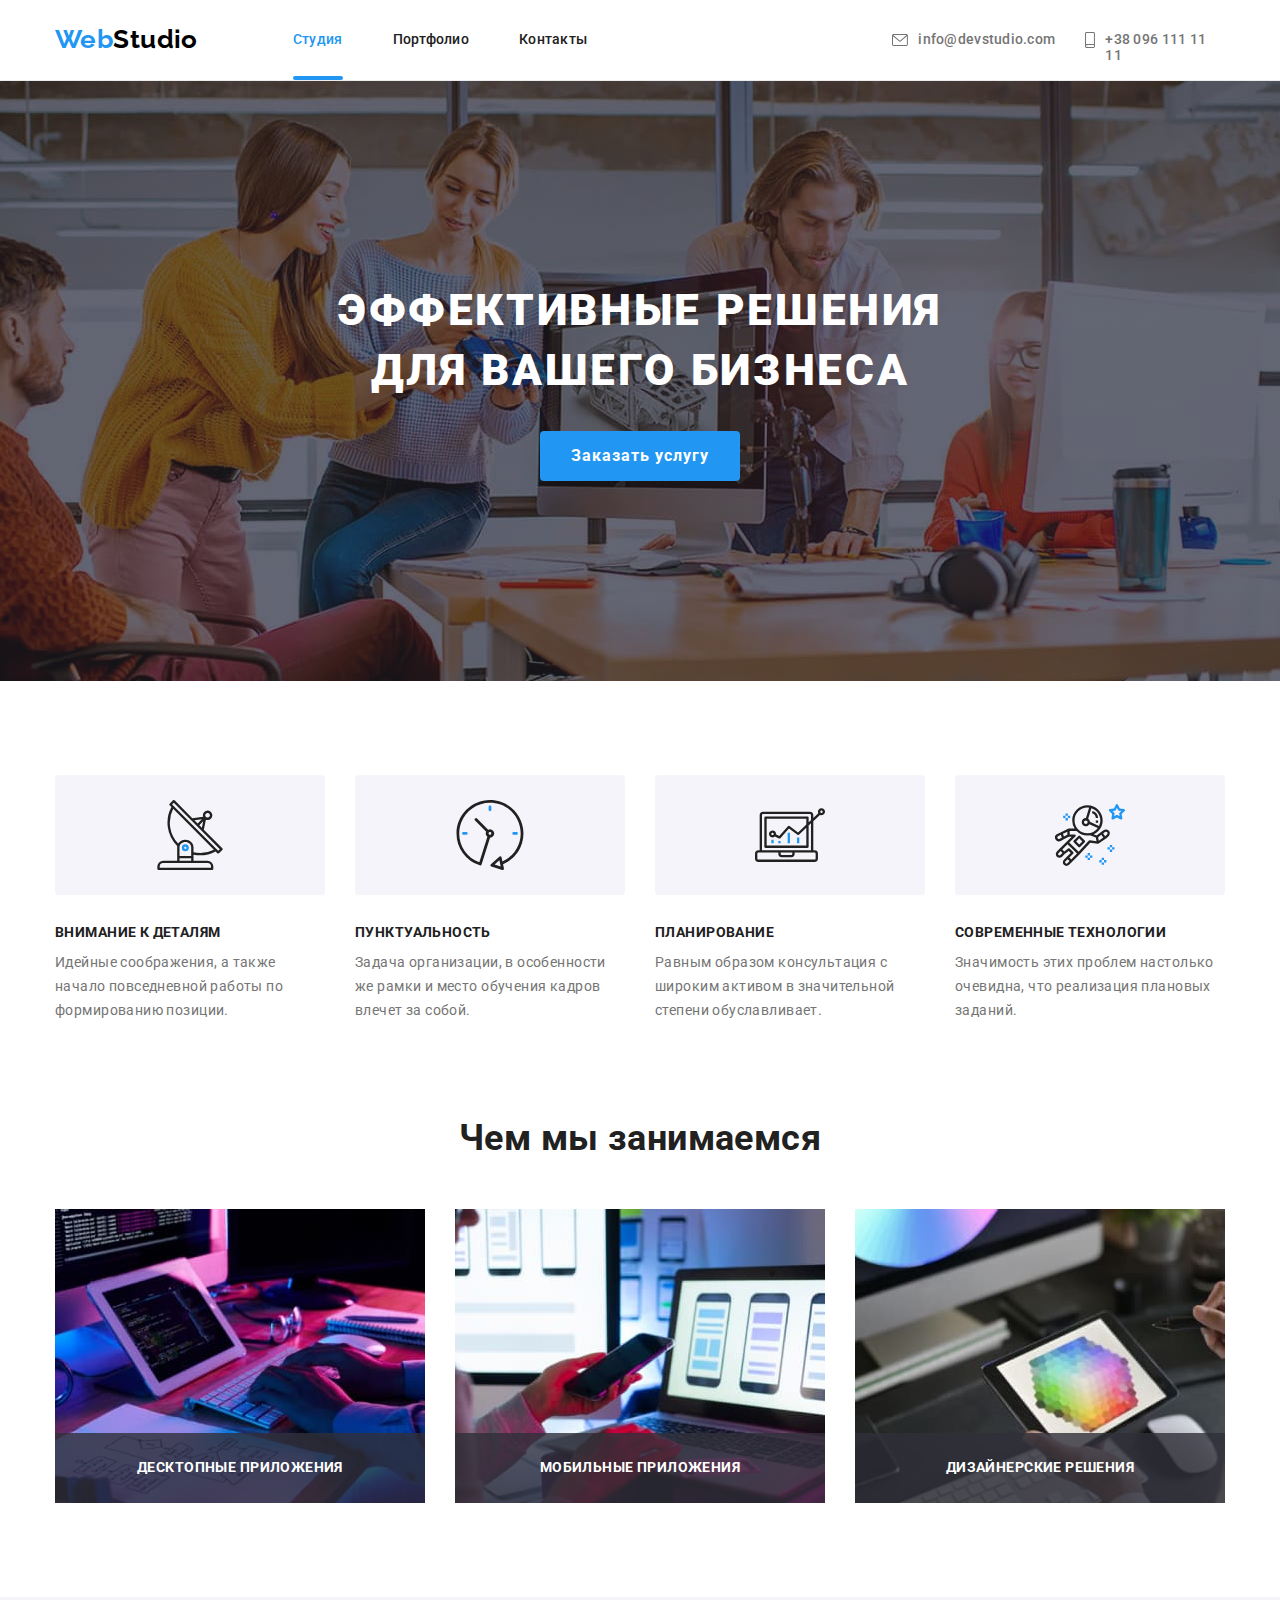
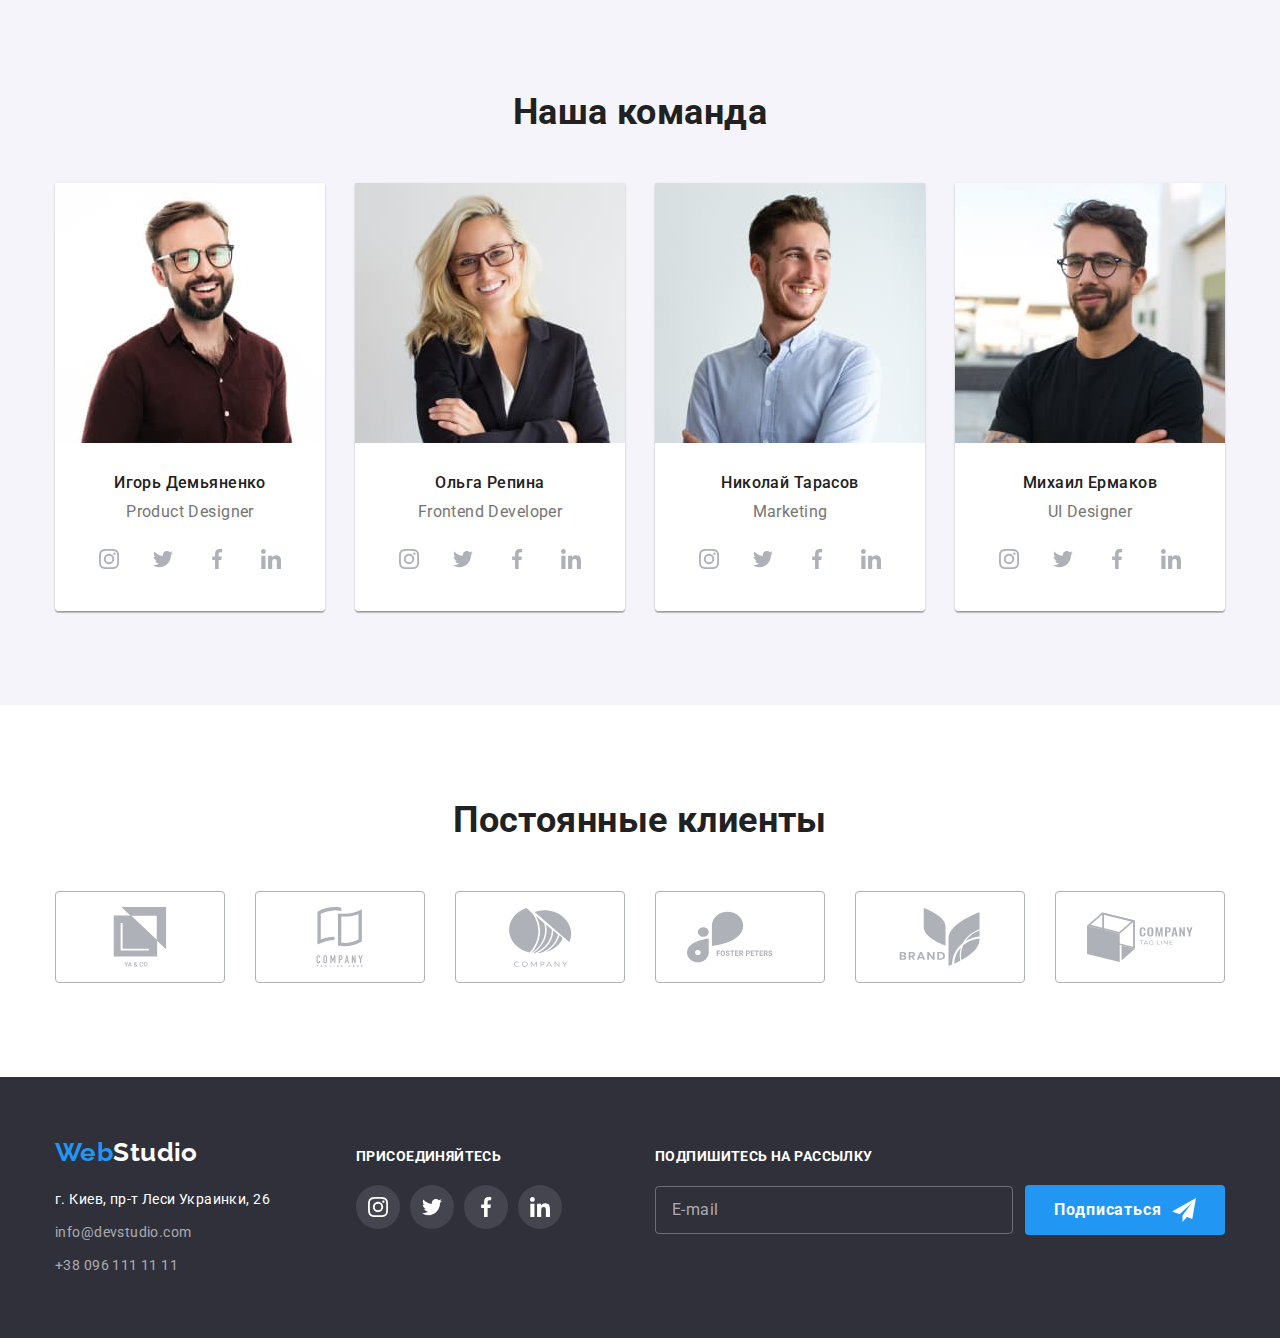
<file: index.html>
<!DOCTYPE html>
<html lang="ru">
  <head>
    <meta charset="UTF-8" />
    <meta http-equiv="X-UA-Compatible" content="IE=edge" />
    <meta name="viewport" content="width=device-width, initial-scale=1.0" />
    <title>studio</title>

    <link
      href="https://fonts.googleapis.com/css2?family=Raleway:wght@700&family=Roboto:wght@400;500;700;900&display=swap"
      rel="stylesheet"
    />

    <link
      rel="stylesheet"
      href="https://cdnjs.cloudflare.com/ajax/libs/modern-normalize/1.1.0/modern-normalize.min.css"
    />

    <link rel="stylesheet" href="./css/main.min.css" />
  </head>

  <body>
    <!-- page-header -->
    <header class="header page__header">
      <div class="container header__container">
        <a href="./index.html" class="logo header__logo"
          ><span class="logo--accent">Web</span>Studio</a
        >

        <!-- navigation -->
        <button
          class="menu-btn"
          type="button"
          aria-expanded="false"
          aria-controls="menu-container"
          data-menu-button
        >
          <svg
            class="icon"
            width="40"
            height="40"
            aria-label="Переключатель мобильного меню"
          >
            <use
              class="icon__close"
              href="./images/icons.svg#icon-close40"
            ></use>
            <use class="icon__menu" href="./images/icons.svg#icon-menu40"></use>
          </svg>
        </button>
        <div class="menu-container" id="menu-container" data-menu>
          <nav class="header__nav">
            <ul class="list header__list">
              <li class="header__item">
                <a
                  href="./index.html"
                  class="header__link header__link--current"
                  >Студия</a
                >
              </li>
              <li class="header__item">
                <a href="./portfolio.html" class="header__link">Портфолио</a>
              </li>
              <li class="header__item">
                <a href="" class="header__link">Контакты</a>
              </li>
            </ul>
          </nav>

          <ul class="list contact__list">
            <li class="contact__item">
              <a href="mailto:info@devstudio.com" class="contact__link">
                <svg class="contact__icon" width="16" height="16">
                  <use href="./images/icons.svg#icon-envelope1"></use>
                </svg>
                info@devstudio.com
              </a>
            </li>
            <li class="contact__item">
              <a
                href="tel:+380961111111"
                class="contact__link contact__link--blue"
              >
                <svg class="contact__icon" width="10" height="16">
                  <use href="./images/icons.svg#icon-smartphone1"></use>
                </svg>
                +38 096 111 11 11
              </a>
            </li>
          </ul>
          <ul class="list social-network__list">
            <li class="social-network__item">
              <a
                href=""
                class="social-network__link"
                target="_blank"
                rel="noopener noreferrer"
                >Instagram</a
              >
            </li>
            <li class="social-network__item">
              <a
                href=""
                class="social-network__link"
                target="_blank"
                rel="noopener noreferrer"
                >Twitter</a
              >
            </li>
            <li class="social-network__item">
              <a
                href=""
                class="social-network__link"
                target="_blank"
                rel="noopener noreferrer"
                >Facebook</a
              >
            </li>
            <li class="social-network__item">
              <a
                href=""
                class="social-network__link"
                target="_blank"
                rel="noopener noreferrer"
                >LinkedIn</a
              >
            </li>
          </ul>
        </div>
      </div>
    </header>

    <main>
      <!-- hero -->
      <div class="overlay">
        <section class="hero hero__section">
          <h1 class="hero__title">
            Эффективные решения <br />для вашего бизнеса
          </h1>
          <button type="button" class="hero__btn" data-modal-open>
            Заказать услугу
          </button>
        </section>
      </div>

      <!-- feature -->
      <section class="section feature__section">
        <div class="container">
          <h2 class="section__title section__title--hidden">Особенности</h2>
          <ul class="list feature__list">
            <li class="feature__item">
              <div class="feature__thumb">
                <svg class="feature__icon" width="70" height="70">
                  <use href="./images/icons.svg#icon-antenna"></use>
                </svg>
              </div>
              <h3 class="feature__title">Внимание к деталям</h3>
              <p class="feature__text">
                Идейные соображения, а также начало повседневной работы по
                формированию позиции.
              </p>
            </li>
            <li class="feature__item">
              <div class="feature__thumb">
                <svg class="feature__icon" width="70" height="70">
                  <use href="./images/icons.svg#icon-clock"></use>
                </svg>
              </div>
              <h3 class="feature__title">Пунктуальность</h3>
              <p class="feature__text">
                Задача организации, в особенности же рамки и место обучения
                кадров влечет за собой.
              </p>
            </li>
            <li class="feature__item">
              <div class="feature__thumb">
                <svg class="feature__icon" width="70" height="70">
                  <use href="./images/icons.svg#icon-diagram"></use>
                </svg>
              </div>
              <h3 class="feature__title">Планирование</h3>
              <p class="feature__text">
                Равным образом консультация с широким активом в значительной
                степени обуславливает.
              </p>
            </li>
            <li class="feature__item">
              <div class="feature__thumb">
                <svg class="feature__icon" width="70" height="70">
                  <use href="./images/icons.svg#icon-astronaut"></use>
                </svg>
              </div>
              <h3 class="feature__title">Современные технологии</h3>
              <p class="feature__text">
                Значимость этих проблем настолько очевидна, что реализация
                плановых заданий.
              </p>
            </li>
          </ul>
        </div>
      </section>

      <!-- work -->
      <section class="section work__section">
        <div class="container">
          <h2 class="section__title">Чем мы занимаемся</h2>
          <ul class="list work__list">
            <li class="work__item">
              <img
                class="image work__image"
                srcset="./images/img1.jpg 1x, ./images/img1@2x.jpg 2x"
                src="./images/img1.jpg"
                alt="программист за компьютером"
                width="370"
              />
              <h3 class="work__title">Десктопные приложения</h3>
            </li>
            <li class="work__item">
              <img
                class="image work__image"
                srcset="./images/img2.jpg 1x, ./images/img2@2x.jpg 2x"
                src="./images/img2.jpg"
                alt="интерфейс мобильного приложения"
                width="370"
              />
              <h3 class="work__title">Мобильные приложения</h3>
            </li>
            <li class="work__item">
              <img
                class="image work__image"
                srcset="./images/img3.jpg 1x, ./images/img3@2x.jpg 2x"
                src="./images/img3.jpg"
                alt="цвета на графическом планшете"
                width="370"
              />
              <h3 class="work__title">Дизайнерские решения</h3>
            </li>
          </ul>
        </div>
      </section>

      <!-- team -->
      <section class="section team__section">
        <div class="container">
          <h2 class="section__title">Наша команда</h2>
          <ul class="list card__list">
            <li class="card__item">
              <img
                class="image card__image"
                srcset="./images/img4.jpg 1x, ./images/img4@2x.jpg 2x"
                src="./images/img4.jpg"
                alt="Игорь Демьяненко"
                width="450"
              />
              <div class="card__content">
                <h3 class="card__title">Игорь Демьяненко</h3>
                <p class="card__text" lang="en">Product Designer</p>
                <ul class="list team-social__list">
                  <li class="team-social__item">
                    <a
                      href=""
                      class="team-social__link"
                      target="_blank"
                      rel="noopener noreferrer"
                    >
                      <svg class="team-social__icon" width="20" height="20">
                        <use href="./images/icons.svg#icon-instagram1"></use>
                      </svg>
                    </a>
                  </li>
                  <li class="team-social__item">
                    <a
                      href=""
                      class="team-social__link"
                      target="_blank"
                      rel="noopener noreferrer"
                    >
                      <svg class="team-social__icon" width="20" height="20">
                        <use href="./images/icons.svg#icon-twitter1"></use>
                      </svg>
                    </a>
                  </li>
                  <li class="team-social__item">
                    <a
                      href=""
                      class="team-social__link"
                      target="_blank"
                      rel="noopener noreferrer"
                    >
                      <svg class="team-social__icon" width="20" height="20">
                        <use href="./images/icons.svg#icon-facebook1"></use>
                      </svg>
                    </a>
                  </li>
                  <li class="team-social__item">
                    <a
                      href=""
                      class="team-social__link"
                      target="_blank"
                      rel="noopener noreferrer"
                    >
                      <svg class="team-social__icon" width="20" height="20">
                        <use href="./images/icons.svg#icon-linkedin1"></use>
                      </svg>
                    </a>
                  </li>
                </ul>
              </div>
            </li>
            <li class="card__item">
              <img
                class="image card__image"
                srcset="./images/img5.jpg 1x, ./images/img5@2x.jpg 2x"
                src="./images/img5.jpg"
                alt="Ольга Репина"
                width="450"
              />
              <div class="card__content">
                <h3 class="card__title">Ольга Репина</h3>
                <p class="card__text" lang="en">Frontend Developer</p>
                <ul class="list team-social__list">
                  <li class="team-social__item">
                    <a
                      href=""
                      class="team-social__link"
                      target="_blank"
                      rel="noopener noreferrer"
                    >
                      <svg class="team-social__icon" width="20" height="20">
                        <use href="./images/icons.svg#icon-instagram1"></use>
                      </svg>
                    </a>
                  </li>
                  <li class="team-social__item">
                    <a
                      href=""
                      class="team-social__link"
                      target="_blank"
                      rel="noopener noreferrer"
                    >
                      <svg class="team-social__icon" width="20" height="20">
                        <use href="./images/icons.svg#icon-twitter1"></use>
                      </svg>
                    </a>
                  </li>
                  <li class="team-social__item">
                    <a
                      href=""
                      class="team-social__link"
                      target="_blank"
                      rel="noopener noreferrer"
                    >
                      <svg class="team-social__icon" width="20" height="20">
                        <use href="./images/icons.svg#icon-facebook1"></use>
                      </svg>
                    </a>
                  </li>
                  <li class="team-social__item">
                    <a
                      href=""
                      class="team-social__link"
                      target="_blank"
                      rel="noopener noreferrer"
                    >
                      <svg class="team-social__icon" width="20" height="20">
                        <use href="./images/icons.svg#icon-linkedin1"></use>
                      </svg>
                    </a>
                  </li>
                </ul>
              </div>
            </li>
            <li class="card__item">
              <img
                class="image card__image"
                srcset="./images/img6.jpg 1x, ./images/img6@2x.jpg 2x"
                src="./images/img6.jpg"
                alt="Николай Тарасов"
                width="450"
              />
              <div class="card__content">
                <h3 class="card__title">Николай Тарасов</h3>
                <p class="card__text" lang="en">Marketing</p>
                <ul class="list team-social__list">
                  <li class="team-social__item">
                    <a
                      href=""
                      class="team-social__link"
                      target="_blank"
                      rel="noopener noreferrer"
                    >
                      <svg class="team-social__icon" width="20" height="20">
                        <use href="./images/icons.svg#icon-instagram1"></use>
                      </svg>
                    </a>
                  </li>
                  <li class="team-social__item">
                    <a
                      href=""
                      class="team-social__link"
                      target="_blank"
                      rel="noopener noreferrer"
                    >
                      <svg class="team-social__icon" width="20" height="20">
                        <use href="./images/icons.svg#icon-twitter1"></use>
                      </svg>
                    </a>
                  </li>
                  <li class="team-social__item">
                    <a
                      href=""
                      class="team-social__link"
                      target="_blank"
                      rel="noopener noreferrer"
                    >
                      <svg class="team-social__icon" width="20" height="20">
                        <use href="./images/icons.svg#icon-facebook1"></use>
                      </svg>
                    </a>
                  </li>
                  <li class="team-social__item">
                    <a
                      href=""
                      class="team-social__link"
                      target="_blank"
                      rel="noopener noreferrer"
                    >
                      <svg class="team-social__icon" width="20" height="20">
                        <use href="./images/icons.svg#icon-linkedin1"></use>
                      </svg>
                    </a>
                  </li>
                </ul>
              </div>
            </li>
            <li class="card__item">
              <img
                class="image card__image"
                srcset="./images/img7.jpg 1x, ./images/img7@2x.jpg 2x"
                src="./images/img7.jpg"
                alt="Михаил Ермаков"
                width="450"
              />
              <div class="card__content">
                <h3 class="card__title">Михаил Ермаков</h3>
                <p class="card__text" lang="en">UI Designer</p>
                <ul class="list team-social__list">
                  <li class="team-social__item">
                    <a
                      href=""
                      class="team-social__link"
                      target="_blank"
                      rel="noopener noreferrer"
                    >
                      <svg class="team-social__icon" width="20" height="20">
                        <use href="./images/icons.svg#icon-instagram1"></use>
                      </svg>
                    </a>
                  </li>
                  <li class="team-social__item">
                    <a
                      href=""
                      class="team-social__link"
                      target="_blank"
                      rel="noopener noreferrer"
                    >
                      <svg class="team-social__icon" width="20" height="20">
                        <use href="./images/icons.svg#icon-twitter1"></use>
                      </svg>
                    </a>
                  </li>
                  <li class="team-social__item">
                    <a
                      href=""
                      class="team-social__link"
                      target="_blank"
                      rel="noopener noreferrer"
                    >
                      <svg class="team-social__icon" width="20" height="20">
                        <use href="./images/icons.svg#icon-facebook1"></use>
                      </svg>
                    </a>
                  </li>
                  <li class="team-social__item">
                    <a
                      href=""
                      class="team-social__link"
                      target="_blank"
                      rel="noopener noreferrer"
                    >
                      <svg class="team-social__icon" width="20" height="20">
                        <use href="./images/icons.svg#icon-linkedin1"></use>
                      </svg>
                    </a>
                  </li>
                </ul>
              </div>
            </li>
          </ul>
        </div>
      </section>

      <!-- client -->
      <section class="section client__section">
        <div class="container">
          <h2 class="section__title">Постоянные клиенты</h2>
          <ul class="list client__list">
            <li class="client__item">
              <a
                href=""
                class="client__link"
                target="_blank"
                rel="noopener noreferrer"
              >
                <svg class="client__icon" width="106" height="60">
                  <use href="./images/icons.svg#icon-client1"></use>
                </svg>
              </a>
            </li>
            <li class="client__item">
              <a
                href=""
                class="client__link"
                target="_blank"
                rel="noopener noreferrer"
              >
                <svg class="client__icon" width="106" height="60">
                  <use href="./images/icons.svg#icon-client2"></use>
                </svg>
              </a>
            </li>
            <li class="client__item">
              <a
                href=""
                class="client__link"
                target="_blank"
                rel="noopener noreferrer"
              >
                <svg class="client__icon" width="106" height="60">
                  <use href="./images/icons.svg#icon-client3"></use>
                </svg>
              </a>
            </li>
            <li class="client__item">
              <a
                href=""
                class="client__link"
                target="_blank"
                rel="noopener noreferrer"
              >
                <svg class="client__icon" width="106" height="60">
                  <use href="./images/icons.svg#icon-client4"></use>
                </svg>
              </a>
            </li>
            <li class="client__item">
              <a
                href=""
                class="client__link"
                target="_blank"
                rel="noopener noreferrer"
              >
                <svg class="client__icon" width="106" height="60">
                  <use href="./images/icons.svg#icon-client5"></use>
                </svg>
              </a>
            </li>
            <li class="client__item">
              <a
                href=""
                class="client__link"
                target="_blank"
                rel="noopener noreferrer"
              >
                <svg class="client__icon" width="106" height="60">
                  <use href="./images/icons.svg#icon-client6"></use>
                </svg>
              </a>
            </li>
          </ul>
        </div>
      </section>
    </main>

    <!-- footer -->
    <footer class="footer page__footer">
      <div class="container footer__container">
        <div class="residence footer__residence">
          <a href="./index.html" class="logo footer__logo"
            ><span class="logo--accent">Web</span>Studio</a
          >

          <address class="residence__place">
            <ul class="list residence__list">
              <li class="residence__item">
                <a
                  href="https://goo.gl/maps/b1yRZs4WcSMnC91e6"
                  class="residence__link residence__link--white"
                  target="_blank"
                  rel="noopener noreferrer"
                  >г. Киев, пр-т Леси Украинки, 26</a
                >
              </li>
              <li class="residence__item">
                <a href="mailto:info@devstudio.com" class="residence__link"
                  >info@devstudio.com</a
                >
              </li>
              <li class="residence__item">
                <a href="tel:+380961111111" class="residence__link"
                  >+38 096 111 11 11</a
                >
              </li>
            </ul>
          </address>
        </div>

        <div class="social footer__social">
          <b class="social__text">присоединяйтесь</b>
          <ul class="list social__list">
            <li class="social__item">
              <a
                href=""
                class="social__link"
                target="_blank"
                rel="noopener noreferrer"
              >
                <svg class="social__icon" width="20" height="20">
                  <use href="./images/icons.svg#icon-instagram1"></use>
                </svg>
              </a>
            </li>
            <li class="social__item">
              <a
                href=""
                class="social__link"
                target="_blank"
                rel="noopener noreferrer"
              >
                <svg class="social__icon" width="20" height="20">
                  <use href="./images/icons.svg#icon-twitter1"></use>
                </svg>
              </a>
            </li>
            <li class="social__item">
              <a
                href=""
                class="social__link"
                target="_blank"
                rel="noopener noreferrer"
              >
                <svg class="social__icon" width="20" height="20">
                  <use href="./images/icons.svg#icon-facebook1"></use>
                </svg>
              </a>
            </li>
            <li class="social__item">
              <a
                href=""
                class="social__link"
                target="_blank"
                rel="noopener noreferrer"
              >
                <svg class="social__icon" width="20" height="20">
                  <use href="./images/icons.svg#icon-linkedin1"></use>
                </svg>
              </a>
            </li>
          </ul>
        </div>

        <div class="subscription footer__subscription">
          <form
            class="subscription__form"
            autocomplete="off"
            method="POST"
            action="#"
          >
            <b class="subscription__text">Подпишитесь на рассылку</b>
            <div class="subscription__field">
              <input
                class="subscription__input"
                type="email"
                name="email"
                placeholder="E-mail"
              />

              <button class="subscription__btn" type="submit">
                Подписаться
                <svg class="subscription__icon" width="24" height="24">
                  <use href="./images/icons.svg#icon-icon-send"></use>
                </svg>
              </button>
            </div>
          </form>
        </div>
      </div>
    </footer>

    <!-- modal -->
    <div class="backdrop backdrop--is-hidden" data-modal>
      <div class="modal">
        <button class="modal__btn-close" type="button" data-modal-close>
          <svg class="modal__icon" width="18" height="18">
            <use href="./images/icons.svg#icon-close-black"></use>
          </svg>
        </button>

        <form class="form" autocomplete="off" method="POST" action="#">
          <p class="form__text">Оставьте свои данные, мы вам перезвоним</p>

          <label class="form__field">
            <input class="form__input" type="text" name="name" />
            <span class="form__label">Имя</span>
            <svg class="form__icon" width="18" height="18">
              <use href="./images/icons.svg#icon-person-black"></use>
            </svg>
          </label>

          <label class="form__field">
            <input class="form__input" type="tel" name="tel" />
            <span class="form__label">Телефон</span>
            <svg class="form__icon" width="18" height="18">
              <use href="./images/icons.svg#icon-phone-black"></use>
            </svg>
          </label>

          <label class="form__field">
            <input class="form__input" type="email" name="email" />
            <span class="form__label">Почта</span>
            <svg class="form__icon" width="18" height="18">
              <use href="./images/icons.svg#icon-email-black"></use>
            </svg>
          </label>

          <label class="form__field">
            <textarea
              class="form__comment"
              name="comment"
              placeholder="Введите текст"
            ></textarea>
            <span class="form__label">Комментарий</span>
          </label>

          <label class="form__checkbox-field">
            <input
              class="form__checkbox-input"
              type="checkbox"
              name="agree"
              value="all"
              required
            />
            <span class="form__checkbox-icon"></span>
            <span class="form__checkbox-label"
              >Соглашаюсь с рассылкой и принимаю
              <a href="" class="form__checkbox-link">Условия договора</a>
            </span>
          </label>

          <button class="form__btn" type="submit">Отправить</button>
        </form>
      </div>
    </div>
    <script src="./js/mobile-menu.js"></script>
    <script src="./js/modal.js"></script>
  </body>
</html>
</file>
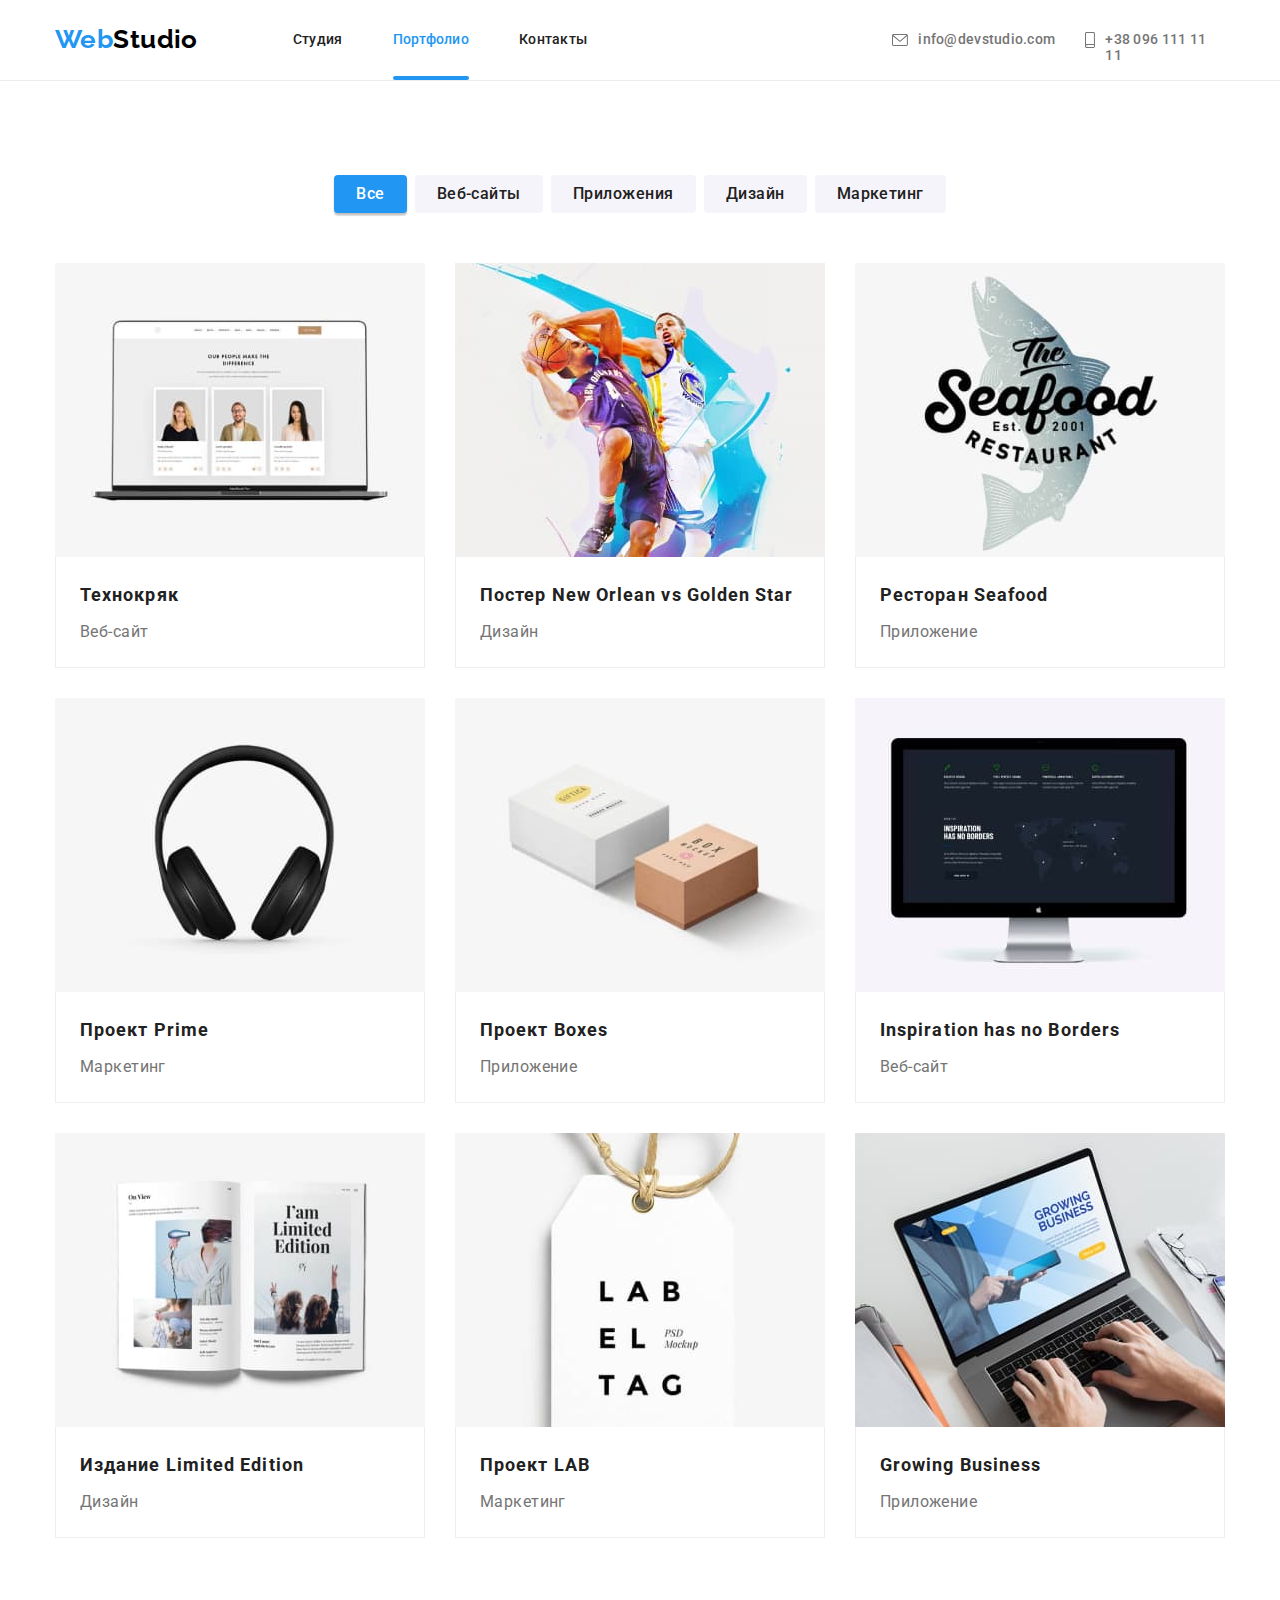
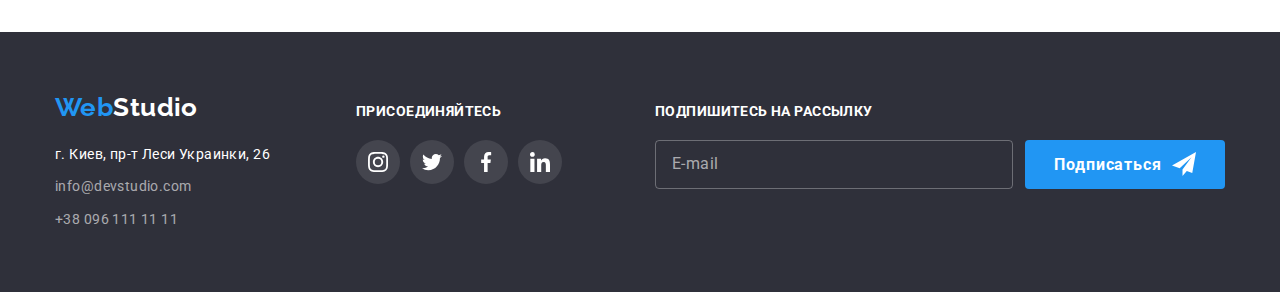
<file: portfolio.html>
<!DOCTYPE html>
<html lang="ru">
  <head>
    <meta charset="UTF-8" />
    <meta http-equiv="X-UA-Compatible" content="IE=edge" />
    <meta name="viewport" content="width=device-width, initial-scale=1.0" />
    <title>portfolio</title>

    <link
      href="https://fonts.googleapis.com/css2?family=Raleway:wght@700&family=Roboto:wght@400;500;700;900&display=swap"
      rel="stylesheet"
    />

    <link
      rel="stylesheet"
      href="https://cdnjs.cloudflare.com/ajax/libs/modern-normalize/1.1.0/modern-normalize.min.css"
    />

    <link rel="stylesheet" href="./css/main.min.css" />
  </head>
  <body>
    <!-- page-header -->
    <header class="header page__header">
      <div class="container header__container">
        <a href="./index.html" class="logo header__logo"
          ><span class="logo--accent">Web</span>Studio</a
        >

        <!-- navigation -->
        <button
          class="menu-btn"
          type="button"
          aria-expanded="false"
          aria-controls="menu-container"
          data-menu-button
        >
          <svg
            class="icon"
            width="40"
            height="40"
            aria-label="Переключатель мобильного меню"
          >
            <use
              class="icon__close"
              href="./images/icons.svg#icon-close40"
            ></use>
            <use class="icon__menu" href="./images/icons.svg#icon-menu40"></use>
          </svg>
        </button>
        <div class="menu-container" id="menu-container" data-menu>
          <nav class="header__nav">
            <ul class="list header__list">
              <li class="header__item">
                <a href="./index.html" class="header__link">Студия</a>
              </li>
              <li class="header__item">
                <a
                  href="./portfolio.html"
                  class="header__link header__link--current"
                  >Портфолио</a
                >
              </li>
              <li class="header__item">
                <a href="" class="header__link">Контакты</a>
              </li>
            </ul>
          </nav>

          <ul class="list contact__list">
            <li class="contact__item">
              <a href="mailto:info@devstudio.com" class="contact__link">
                <svg class="contact__icon" width="16" height="16">
                  <use href="./images/icons.svg#icon-envelope1"></use>
                </svg>
                info@devstudio.com
              </a>
            </li>
            <li class="contact__item">
              <a
                href="tel:+380961111111"
                class="contact__link contact__link--blue"
              >
                <svg class="contact__icon" width="10" height="16">
                  <use href="./images/icons.svg#icon-smartphone1"></use>
                </svg>
                +38 096 111 11 11
              </a>
            </li>
          </ul>
          <ul class="list social-network__list">
            <li class="social-network__item">
              <a
                href=""
                class="social-network__link"
                target="_blank"
                rel="noopener noreferrer"
                >Instagram</a
              >
            </li>
            <li class="social-network__item">
              <a
                href=""
                class="social-network__link"
                target="_blank"
                rel="noopener noreferrer"
                >Twitter</a
              >
            </li>
            <li class="social-network__item">
              <a
                href=""
                class="social-network__link"
                target="_blank"
                rel="noopener noreferrer"
                >Facebook</a
              >
            </li>
            <li class="social-network__item">
              <a
                href=""
                class="social-network__link"
                target="_blank"
                rel="noopener noreferrer"
                >LinkedIn</a
              >
            </li>
          </ul>
        </div>
      </div>
    </header>

    <main>
      <section class="section portfolio__section">
        <div class="container">
          <h1 class="section__title section__title--hidden">Портфолио</h1>

          <!-- filter  -->
          <ul class="list filter__list">
            <li class="filter__item">
              <button class="filter__btn--current" type="button">Все</button>
            </li>
            <li class="filter__item">
              <button class="filter__btn" type="button">Веб-сайты</button>
            </li>
            <li class="filter__item">
              <button class="filter__btn" type="button">Приложения</button>
            </li>
            <li class="filter__item">
              <button class="filter__btn" type="button">Дизайн</button>
            </li>
            <li class="filter__item">
              <button class="filter__btn" type="button">Маркетинг</button>
            </li>
          </ul>

          <!-- gallery -->
          <ul class="list gallery__list">
            <li class="gallery__item">
              <a href="" class="gallery__link">
                <div class="gallery__thumb">
                  <img
                    class="image gallery__image"
                    srcset="./images/img21.jpg 1x, ./images/img21@2x.jpg 2x"
                    src="./images/img21.jpg"
                    alt="Фото веб-сайта Технокряк"
                    width="450"
                  />
                  <p class="gallery__description">
                    Технокряк это современная площадка распространения
                    коронавируса. Компании используют эту платформу для
                    цифрового шпионажа и атак на защищённые сервера конкурентов.
                  </p>
                </div>
                <div class="gallery__content gallery__content--big">
                  <h2 class="gallery__title">Технокряк</h2>
                  <p class="gallery__text">Веб-сайт</p>
                </div>
              </a>
            </li>
            <li class="gallery__item">
              <a href="" class="gallery__link">
                <div class="gallery__thumb">
                  <img
                    class="image gallery__image"
                    srcset="./images/img22.jpg 1x, ./images/img22@2x.jpg 2x"
                    src="./images/img22.jpg"
                    alt="Фото постера Новый Орлеан против Голден Стар"
                    width="450"
                  />
                  <p class="gallery__description">
                    Технокряк это современная площадка распространения
                    коронавируса. Компании используют эту платформу для
                    цифрового шпионажа и атак на защищённые сервера конкурентов.
                  </p>
                </div>
                <div class="gallery__content">
                  <h2 class="gallery__title">
                    Постер <span lang="en">New Orlean vs Golden Star</span>
                  </h2>
                  <p class="gallery__text">Дизайн</p>
                </div>
              </a>
            </li>
            <li class="gallery__item">
              <a href="" class="gallery__link">
                <div class="gallery__thumb">
                  <img
                    class="image gallery__image"
                    srcset="./images/img23.jpg 1x, ./images/img23@2x.jpg 2x"
                    src="./images/img23.jpg"
                    alt="Фото Ресторана Морепродукты"
                    width="450"
                  />
                  <p class="gallery__description">
                    Технокряк это современная площадка распространения
                    коронавируса. Компании используют эту платформу для
                    цифрового шпионажа и атак на защищённые сервера конкурентов.
                  </p>
                </div>
                <div class="gallery__content">
                  <h2 class="gallery__title">
                    Ресторан <span lang="en">Seafood</span>
                  </h2>
                  <p class="gallery__text">Приложение</p>
                </div>
              </a>
            </li>
            <li class="gallery__item">
              <a href="" class="gallery__link">
                <div class="gallery__thumb">
                  <img
                    class="image gallery__image"
                    srcset="./images/img24.jpg 1x, ./images/img24@2x.jpg 2x"
                    src="./images/img24.jpg"
                    alt="Фото проекта Прайм"
                    width="450"
                  />
                  <p class="gallery__description">
                    Технокряк это современная площадка распространения
                    коронавируса. Компании используют эту платформу для
                    цифрового шпионажа и атак на защищённые сервера конкурентов.
                  </p>
                </div>
                <div class="gallery__content">
                  <h2 class="gallery__title">
                    Проект <span lang="en">Prime</span>
                  </h2>
                  <p class="gallery__text">Маркетинг</p>
                </div>
              </a>
            </li>
            <li class="gallery__item">
              <a href="" class="gallery__link">
                <div class="gallery__thumb">
                  <img
                    class="image gallery__image"
                    srcset="./images/img25.jpg 1x, ./images/img25@2x.jpg 2x"
                    src="./images/img25.jpg"
                    alt="Фото проекта Боксес"
                    width="450"
                  />
                  <p class="gallery__description">
                    Технокряк это современная площадка распространения
                    коронавируса. Компании используют эту платформу для
                    цифрового шпионажа и атак на защищённые сервера конкурентов.
                  </p>
                </div>
                <div class="gallery__content">
                  <h2 class="gallery__title">
                    Проект <span lang="en">Boxes</span>
                  </h2>
                  <p class="gallery__text">Приложение</p>
                </div>
              </a>
            </li>
            <li class="gallery__item">
              <a href="" class="gallery__link">
                <div class="gallery__thumb">
                  <img
                    class="image gallery__image"
                    srcset="./images/img26.jpg 1x, ./images/img26@2x.jpg 2x"
                    src="./images/img26.jpg"
                    alt="Фото веб-сайта У вдохновения нет границ"
                    width="450"
                  />
                  <p class="gallery__description">
                    Технокряк это современная площадка распространения
                    коронавируса. Компании используют эту платформу для
                    цифрового шпионажа и атак на защищённые сервера конкурентов.
                  </p>
                </div>
                <div class="gallery__content">
                  <h2 class="gallery__title" lang="en">
                    Inspiration has no Borders
                  </h2>
                  <p class="gallery__text">Веб-сайт</p>
                </div>
              </a>
            </li>
            <li class="gallery__item">
              <a href="" class="gallery__link">
                <div class="gallery__thumb">
                  <img
                    class="image gallery__image"
                    srcset="./images/img27.jpg 1x, ./images/img27@2x.jpg 2x"
                    src="./images/img27.jpg"
                    alt="Фото издание Ограниченный выпуск"
                    width="450"
                  />
                  <p class="gallery__description">
                    Технокряк это современная площадка распространения
                    коронавируса. Компании используют эту платформу для
                    цифрового шпионажа и атак на защищённые сервера конкурентов.
                  </p>
                </div>
                <div class="gallery__content">
                  <h2 class="gallery__title">
                    Издание <span lang="en">Limited Edition</span>
                  </h2>
                  <p class="gallery__text">Дизайн</p>
                </div>
              </a>
            </li>
            <li class="gallery__item">
              <a href="" class="gallery__link">
                <div class="gallery__thumb">
                  <img
                    class="image gallery__image"
                    srcset="./images/img28.jpg 1x, ./images/img28@2x.jpg 2x"
                    src="./images/img28.jpg"
                    alt="Фото проекта ЛАБ"
                    width="450"
                  />
                  <p class="gallery__description">
                    Технокряк это современная площадка распространения
                    коронавируса. Компании используют эту платформу для
                    цифрового шпионажа и атак на защищённые сервера конкурентов.
                  </p>
                </div>
                <div class="gallery__content">
                  <h2 class="gallery__title">
                    Проект <span lang="en">LAB</span>
                  </h2>
                  <p class="gallery__text">Маркетинг</p>
                </div>
              </a>
            </li>
            <li class="gallery__item">
              <a href="" class="gallery__link">
                <div class="gallery__thumb">
                  <img
                    class="image gallery__image"
                    srcset="./images/img29.jpg 1x, ./images/img29@2x.jpg 2x"
                    src="./images/img29.jpg"
                    alt="Фото приложение Растущий бизнес"
                    width="450"
                  />
                  <p class="gallery__description">
                    Технокряк это современная площадка распространения
                    коронавируса. Компании используют эту платформу для
                    цифрового шпионажа и атак на защищённые сервера конкурентов.
                  </p>
                </div>
                <div class="gallery__content">
                  <h2 class="gallery__title" lang="en">Growing Business</h2>
                  <p class="gallery__text">Приложение</p>
                </div>
              </a>
            </li>
          </ul>
        </div>
      </section>
    </main>

    <!-- footer -->
    <footer class="footer page__footer">
      <div class="container footer__container">
        <div class="residence footer__residence">
          <a href="./index.html" class="logo footer__logo"
            ><span class="logo--accent">Web</span>Studio</a
          >

          <address class="residence__place">
            <ul class="list residence__list">
              <li class="residence__item">
                <a
                  href="https://goo.gl/maps/b1yRZs4WcSMnC91e6"
                  class="residence__link residence__link--white"
                  target="_blank"
                  rel="noopener noreferrer"
                  >г. Киев, пр-т Леси Украинки, 26</a
                >
              </li>
              <li class="residence__item">
                <a href="mailto:info@devstudio.com" class="residence__link"
                  >info@devstudio.com</a
                >
              </li>
              <li class="residence__item">
                <a href="tel:+380961111111" class="residence__link"
                  >+38 096 111 11 11</a
                >
              </li>
            </ul>
          </address>
        </div>

        <div class="social footer__social">
          <b class="social__text">присоединяйтесь</b>
          <ul class="list social__list">
            <li class="social__item">
              <a
                href=""
                class="social__link"
                target="_blank"
                rel="noopener noreferrer"
              >
                <svg class="social__icon" width="20" height="20">
                  <use href="./images/icons.svg#icon-instagram1"></use>
                </svg>
              </a>
            </li>
            <li class="social__item">
              <a
                href=""
                class="social__link"
                target="_blank"
                rel="noopener noreferrer"
              >
                <svg class="social__icon" width="20" height="20">
                  <use href="./images/icons.svg#icon-twitter1"></use>
                </svg>
              </a>
            </li>
            <li class="social__item">
              <a
                href=""
                class="social__link"
                target="_blank"
                rel="noopener noreferrer"
              >
                <svg class="social__icon" width="20" height="20">
                  <use href="./images/icons.svg#icon-facebook1"></use>
                </svg>
              </a>
            </li>
            <li class="social__item">
              <a
                href=""
                class="social__link"
                target="_blank"
                rel="noopener noreferrer"
              >
                <svg class="social__icon" width="20" height="20">
                  <use href="./images/icons.svg#icon-linkedin1"></use>
                </svg>
              </a>
            </li>
          </ul>
        </div>

        <div class="subscription footer__subscription">
          <form
            class="subscription__form"
            autocomplete="off"
            method="POST"
            action="#"
          >
            <b class="subscription__text">Подпишитесь на рассылку</b>
            <div class="subscription__field">
              <input
                class="subscription__input"
                type="email"
                name="email"
                placeholder="E-mail"
              />

              <button class="subscription__btn" type="submit">
                Подписаться
                <svg class="subscription__icon" width="24" height="24">
                  <use href="./images/icons.svg#icon-icon-send"></use>
                </svg>
              </button>
            </div>
          </form>
        </div>
      </div>
    </footer>

    <script src="./js/mobile-menu.js"></script>
  </body>
</html>
</file>
<file: css/main.min.css>
.subscription__btn,.feature__thumb,.team-social__list,.client__link,.modal__btn-close,.form__checkbox-field{display:-webkit-box;display:-ms-flexbox;display:flex;-webkit-box-pack:center;-ms-flex-pack:center;justify-content:center;-webkit-box-align:center;-ms-flex-align:center;align-items:center}.logo,.social-network__link,.header__link,.contact__link,.residence__link,.gallery__link{text-decoration:none;color:currentColor}.subscription__btn,.hero__btn,.form__btn{min-width:200px;margin:0 auto;padding:10px 0;text-align:center;border-radius:4px;border:transparent;cursor:pointer;background-color:#2196f3;color:#fff;font-weight:700;font-size:16px;line-height:1.87;letter-spacing:0.06em;-webkit-transition:background-color 250ms cubic-bezier(0.4, 0, 0.2, 1),-webkit-box-shadow 250ms cubic-bezier(0.4, 0, 0.2, 1);transition:background-color 250ms cubic-bezier(0.4, 0, 0.2, 1),-webkit-box-shadow 250ms cubic-bezier(0.4, 0, 0.2, 1);transition:background-color 250ms cubic-bezier(0.4, 0, 0.2, 1),box-shadow 250ms cubic-bezier(0.4, 0, 0.2, 1);transition:background-color 250ms cubic-bezier(0.4, 0, 0.2, 1),box-shadow 250ms cubic-bezier(0.4, 0, 0.2, 1),-webkit-box-shadow 250ms cubic-bezier(0.4, 0, 0.2, 1)}.subscription__btn:hover,.hero__btn:hover,.form__btn:hover,.subscription__btn:focus,.hero__btn:focus,.form__btn:focus{background-color:#188ce8;-webkit-box-shadow:0px 4px 4px rgba(0,0,0,0.15);box-shadow:0px 4px 4px rgba(0,0,0,0.15)}.section__title--hidden,.form__checkbox-input{position:absolute;white-space:nowrap;width:1px;height:1px;overflow:hidden;border:0;padding:0;clip:rect(0 0 0 0);-webkit-clip-path:inset(50%);clip-path:inset(50%);margin:-1px}.social__link,.team-social__link{display:-webkit-box;display:-ms-flexbox;display:flex;-webkit-box-pack:center;-ms-flex-pack:center;justify-content:center;-webkit-box-align:center;-ms-flex-align:center;align-items:center;width:44px;height:44px;border-radius:50%;fill:currentColor}.social__text,.subscription__text{display:block;margin-bottom:20px;color:#fff;font-weight:700;line-height:1.14;text-transform:uppercase}body{position:relative;background-color:#fff;color:#757575;font-family:Roboto,sans-serif;font-size:14px;line-height:1.71;letter-spacing:0.03em}body.modal-open{overflow:hidden}h1,h2,h3,p{margin-top:0;margin-bottom:0}.list{padding:0;margin:0;list-style:none}.image{display:block;max-width:100%;height:auto}.page__header{position:relative;border-bottom:1px solid #ececec}.container{padding:0 15px;margin:0 auto}@media screen and (min-width: 480px){.container{width:480px}}@media screen and (min-width: 768px){.container{width:768px}}@media screen and (min-width: 1200px){.container{width:1200px}}.header__container{display:-webkit-box;display:-ms-flexbox;display:flex}@media screen and (min-width: 768px){.footer__container{display:-webkit-box;display:-ms-flexbox;display:flex;-ms-flex-wrap:wrap;flex-wrap:wrap}}.section{padding:60px 0}@media screen and (min-width: 1200px){.section{padding:94px 0}.section:nth-child(2){padding-bottom:0}}@media screen and (max-width: 1199px){.work__section{display:none}}.team__section{background-color:#f5f4fa}.section__title{margin-bottom:30px;color:#212121;font-size:28px;line-height:1.18;text-align:center}@media screen and (min-width: 1200px){.section__title{margin-bottom:50px;font-size:36px;line-height:1.17}}.page__footer{background-color:#2f303a;padding:60px 0}.logo{display:block;color:#000;font-family:Raleway,sans-serif;font-weight:700;font-size:24px;line-height:1.17}@media screen and (min-width: 1200px){.logo{font-size:26px;line-height:1.19}}.logo--accent{color:#2196f3}.header__logo{padding:16px 0;width:134px}@media screen and (min-width: 768px){.header__logo{padding:26px 0}}@media screen and (min-width: 1200px){.header__logo{padding:24px 0 25px;width:145px}}.footer__logo{margin-bottom:20px;color:#fff}.menu-btn{z-index:3;margin-left:auto;padding:10px 0;color:#000;fill:currentcolor;border:transparent;background-color:transparent;cursor:pointer;-webkit-transition:color 250ms cubic-bezier(0.4, 0, 0.2, 1);transition:color 250ms cubic-bezier(0.4, 0, 0.2, 1)}.menu-btn:hover,.menu-btn:focus{color:#2196f3}.menu-btn--is-open .icon__close{display:block}.menu-btn--is-open .icon__menu{display:none}@media screen and (min-width: 768px){.menu-btn{display:none}}.icon__close{display:none}@media screen and (max-width: 767px){.menu-container{position:absolute;top:0;left:0;padding:48px 0 48px 40px;width:100vw;height:100vh;z-index:2;display:-webkit-box;display:-ms-flexbox;display:flex;-webkit-box-orient:vertical;-webkit-box-direction:normal;-ms-flex-direction:column;flex-direction:column;background-color:#fff;-webkit-transform:translateY(-100%);transform:translateY(-100%);visibility:hidden;opacity:0;-webkit-transition:visibility 250ms cubic-bezier(0.4, 0, 0.2, 1),opacity 250ms cubic-bezier(0.4, 0, 0.2, 1),-webkit-transform 250ms cubic-bezier(0.4, 0, 0.2, 1);transition:visibility 250ms cubic-bezier(0.4, 0, 0.2, 1),opacity 250ms cubic-bezier(0.4, 0, 0.2, 1),-webkit-transform 250ms cubic-bezier(0.4, 0, 0.2, 1);transition:transform 250ms cubic-bezier(0.4, 0, 0.2, 1),visibility 250ms cubic-bezier(0.4, 0, 0.2, 1),opacity 250ms cubic-bezier(0.4, 0, 0.2, 1);transition:transform 250ms cubic-bezier(0.4, 0, 0.2, 1),visibility 250ms cubic-bezier(0.4, 0, 0.2, 1),opacity 250ms cubic-bezier(0.4, 0, 0.2, 1),-webkit-transform 250ms cubic-bezier(0.4, 0, 0.2, 1)}.menu-container--is-open{-webkit-transform:translateY(0);transform:translateY(0);opacity:1;visibility:visible}}@media screen and (min-width: 768px){.menu-container{display:-webkit-box;display:-ms-flexbox;display:flex;margin-left:88px;height:80px}}@media screen and (min-width: 1200px){.menu-container{margin-left:93px}}.social-network__list{display:-webkit-box;display:-ms-flexbox;display:flex;-ms-flex-wrap:wrap;flex-wrap:wrap;margin-left:-10px}@media screen and (min-width: 768px){.social-network__list{display:none}}.social-network__item:not(:last-child){border-right:1px solid rgba(33,33,33,0.2)}.social-network__link{display:block;padding:0 10px;color:#2196f3;font-weight:500;font-size:18px;line-height:1.22;letter-spacing:0.02em;-webkit-transition:color 250ms cubic-bezier(0.4, 0, 0.2, 1);transition:color 250ms cubic-bezier(0.4, 0, 0.2, 1)}.social-network__link:hover,.social-network__link:focus{color:#188ce8}@media screen and (max-width: 767px){.header__nav{margin-bottom:auto}}@media screen and (min-width: 768px){.header__nav{margin-right:84px}}@media screen and (min-width: 1200px){.header__nav{margin-right:305px}}@media screen and (min-width: 768px){.header__list{display:-webkit-box;display:-ms-flexbox;display:flex}}.header__item:not(:last-child){margin-bottom:32px}@media screen and (min-width: 768px){.header__item:not(:last-child){margin:0 50px 0 0}}.header__link{position:relative;display:block;color:#212121;font-weight:500;font-size:40px;line-height:1.17;letter-spacing:0.02em;-webkit-transition:color 250ms cubic-bezier(0.4, 0, 0.2, 1);transition:color 250ms cubic-bezier(0.4, 0, 0.2, 1)}.header__link--current,.header__link:hover,.header__link:focus{color:#2196f3}@media screen and (min-width: 768px){.header__link{padding:32px 0;font-size:14px;line-height:1.14}.header__link--current::after{content:"";position:absolute;left:0;bottom:0;width:100%;height:4px;background-color:#2196f3;border-radius:2px}}.contact__list{display:-webkit-box;display:-ms-flexbox;display:flex}@media screen and (max-width: 767px){.contact__list{-webkit-box-orient:vertical;-webkit-box-direction:reverse;-ms-flex-direction:column-reverse;flex-direction:column-reverse;margin-bottom:64px}}@media screen and (min-width: 768px) and (max-width: 1199px){.contact__list{-webkit-box-orient:vertical;-webkit-box-direction:normal;-ms-flex-direction:column;flex-direction:column;padding:21px 0}}.contact__item:not(:last-child){margin-top:32px}@media screen and (min-width: 768px){.contact__item:not(:last-child){margin:0 0 10px 0}}@media screen and (min-width: 1200px){.contact__item:not(:last-child){margin:0 30px 0 0}}.contact__link{font-weight:500;font-size:24px;line-height:1.17;letter-spacing:0.02em;-webkit-transition:color 250ms cubic-bezier(0.4, 0, 0.2, 1);transition:color 250ms cubic-bezier(0.4, 0, 0.2, 1)}.contact__link:hover,.contact__link:focus{color:#2196f3}@media screen and (min-width: 768px){.contact__link{display:-webkit-box;display:-ms-flexbox;display:flex;font-size:12px}}@media screen and (min-width: 1200px){.contact__link{padding:32px 0;font-size:14px;line-height:1.14}}@media screen and (max-width: 767px){.contact__link--blue{font-size:34px;color:#2196f3;-webkit-transition:color 250ms cubic-bezier(0.4, 0, 0.2, 1);transition:color 250ms cubic-bezier(0.4, 0, 0.2, 1)}.contact__link--blue:hover,.contact__link--blue:focus{color:#188ce8}}.contact__icon{margin-right:10px;fill:currentColor}@media screen and (max-width: 767px){.contact__icon{display:none}}.footer__residence{min-width:231px}@media screen and (max-width: 1199px){.footer__residence{width:232px;margin:0 auto 60px;text-align:center}}.residence__item:not(:last-child){margin-bottom:8px}@media screen and (min-width: 1200px){.residence__item:not(:last-child){margin-bottom:9px}}.residence__link{display:block;color:rgba(255,255,255,0.6);font-style:normal;-webkit-transition:color 250ms cubic-bezier(0.4, 0, 0.2, 1);transition:color 250ms cubic-bezier(0.4, 0, 0.2, 1)}.residence__link--white{color:#fff}.residence__link:hover,.residence__link:focus{color:#2196f3}.footer__social{width:206px}@media screen and (max-width: 1199px){.footer__social{margin:0 auto 60px;text-align:center}}@media screen and (min-width: 768px){.footer__social{margin-bottom:102px;padding-top:5px}}@media screen and (min-width: 1200px){.footer__social{padding:12px 0 40px;margin:0 93px 0 70px}}.social__list{display:-webkit-box;display:-ms-flexbox;display:flex}.social__item:not(:last-child){margin-right:10px}.social__link{background:rgba(255,255,255,0.1);color:#fff;-webkit-transition:background-color 250ms cubic-bezier(0.4, 0, 0.2, 1);transition:background-color 250ms cubic-bezier(0.4, 0, 0.2, 1)}.social__link:hover,.social__link:focus{background-color:#2196f3}@media screen and (max-width: 1199px){.footer__subscription{max-width:450px;margin:0 auto;text-align:center}}@media screen and (min-width: 768px){.footer__subscription{min-width:450px}}@media screen and (min-width: 1200px){.footer__subscription{min-width:570px;padding:12px 0 34px}}@media screen and (min-width: 1200px){.subscription__field{display:-webkit-box;display:-ms-flexbox;display:flex;-webkit-box-pack:center;-ms-flex-pack:center;justify-content:center;-webkit-box-align:center;-ms-flex-align:center;align-items:center}}.subscription__input{width:100%;padding:15px 16px;margin-bottom:20px;background-color:transparent;color:#fff;border-radius:4px;border:1px solid rgba(255,255,255,0.3);cursor:pointer;-webkit-transition:border-color 250ms cubic-bezier(0.4, 0, 0.2, 1);transition:border-color 250ms cubic-bezier(0.4, 0, 0.2, 1)}.subscription__input:hover,.subscription__input:focus{border-color:#2196f3}.subscription__input::-webkit-input-placeholder{color:rgba(255,255,255,0.6);font-size:16px;line-height:1.25;letter-spacing:0.03em}.subscription__input:-ms-input-placeholder{color:rgba(255,255,255,0.6);font-size:16px;line-height:1.25;letter-spacing:0.03em}.subscription__input::-ms-input-placeholder{color:rgba(255,255,255,0.6);font-size:16px;line-height:1.25;letter-spacing:0.03em}.subscription__input::placeholder{color:rgba(255,255,255,0.6);font-size:16px;line-height:1.25;letter-spacing:0.03em}@media screen and (min-width: 1200px){.subscription__input{min-width:358px;margin-right:12px;margin-bottom:0}}.subscription__icon{margin-left:10px}.overlay{max-width:480px;height:400px;margin-left:auto;margin-right:auto;background-repeat:no-repeat;background-position:center;background-size:cover;background-color:#c4c4c4;background-image:-webkit-gradient(linear, left top, left bottom, from(rgba(47,48,58,0.4)), to(rgba(47,48,58,0.4))),url(../images/Header-img-m.jpg);background-image:linear-gradient(rgba(47,48,58,0.4), rgba(47,48,58,0.4)),url(../images/Header-img-m.jpg)}@media (min-device-pixel-ratio: 2), (-webkit-min-device-pixel-ratio: 2), (min-resolution: 192dpi), (min-resolution: 2dppx){.overlay{background-image:-webkit-gradient(linear, left top, left bottom, from(rgba(47,48,58,0.4)), to(rgba(47,48,58,0.4))),url(../images/Header-img-m@2x.jpg);background-image:linear-gradient(rgba(47,48,58,0.4), rgba(47,48,58,0.4)),url(../images/Header-img-m@2x.jpg)}}@media screen and (min-width: 480px){.overlay{max-width:768px;height:400px;background-image:-webkit-gradient(linear, left top, left bottom, from(rgba(47,48,58,0.4)), to(rgba(47,48,58,0.4))),url(../images/Header-img-t.jpg);background-image:linear-gradient(rgba(47,48,58,0.4), rgba(47,48,58,0.4)),url(../images/Header-img-t.jpg)}}@media screen and (min-width: 480px) and (min-device-pixel-ratio: 2), screen and (min-width: 480px) and (-webkit-min-device-pixel-ratio: 2), screen and (min-width: 480px) and (min-resolution: 192dpi), screen and (min-width: 480px) and (min-resolution: 2dppx){.overlay{background-image:-webkit-gradient(linear, left top, left bottom, from(rgba(47,48,58,0.4)), to(rgba(47,48,58,0.4))),url(../images/Header-img-t@2x.jpg);background-image:linear-gradient(rgba(47,48,58,0.4), rgba(47,48,58,0.4)),url(../images/Header-img-t@2x.jpg)}}@media screen and (min-width: 768px){.overlay{max-width:1600px;height:600px;background-image:-webkit-gradient(linear, left top, left bottom, from(rgba(47,48,58,0.4)), to(rgba(47,48,58,0.4))),url(../images/Header-img-d.jpg);background-image:linear-gradient(rgba(47,48,58,0.4), rgba(47,48,58,0.4)),url(../images/Header-img-d.jpg)}}@media screen and (min-width: 768px) and (min-device-pixel-ratio: 2), screen and (min-width: 768px) and (-webkit-min-device-pixel-ratio: 2), screen and (min-width: 768px) and (min-resolution: 192dpi), screen and (min-width: 768px) and (min-resolution: 2dppx){.overlay{background-image:-webkit-gradient(linear, left top, left bottom, from(rgba(47,48,58,0.4)), to(rgba(47,48,58,0.4))),url(../images/Header-img-d@2x.jpg);background-image:linear-gradient(rgba(47,48,58,0.4), rgba(47,48,58,0.4)),url(../images/Header-img-d@2x.jpg)}}.hero__section{padding:118px 0;text-align:center}@media screen and (min-width: 768px){.hero__section{padding:200px 0}}.hero__title{margin-bottom:30px;color:#fff;font-weight:900;font-size:26px;line-height:1.62;letter-spacing:0.06em;text-transform:uppercase}@media screen and (min-width: 768px){.hero__title{font-size:44px;line-height:1.36}}@media screen and (min-width: 768px){.feature__list{display:-webkit-box;display:-ms-flexbox;display:flex;-ms-flex-wrap:wrap;flex-wrap:wrap;margin:calc(-1 * 30px/ 2)}}@media screen and (min-width: 768px){.feature__item{margin:calc(30px/ 2);-ms-flex-preferred-size:calc(100% / 2 - 30px);flex-basis:calc(100% / 2 - 30px)}}@media screen and (min-width: 1200px){.feature__item{-ms-flex-preferred-size:calc(100% / 4 - 30px);flex-basis:calc(100% / 4 - 30px)}}@media screen and (max-width: 767px){.feature__item:not(:last-child){margin-bottom:30px}}.feature__thumb{height:120px;margin-bottom:30px;background:#f5f4fa;border-radius:4px}.feature__title{margin-bottom:10px;color:#212121;font-size:14px;line-height:1.14;text-transform:uppercase}@media screen and (max-width: 767px){.feature__title{text-align:center}}.work__list{display:-webkit-box;display:-ms-flexbox;display:flex}.work__item{position:relative;width:calc((100% - 2 * 30px) / 3);margin-right:30px}.work__item:last-child{margin-right:0}.work__title{position:absolute;left:0;bottom:0;width:100%;padding:27px 0;text-align:center;background-color:rgba(47,48,58,0.8);color:#fff;font-size:14px;line-height:1.14;text-transform:uppercase}@media screen and (min-width: 768px){.card__list{display:-webkit-box;display:-ms-flexbox;display:flex;-ms-flex-wrap:wrap;flex-wrap:wrap;margin:calc(-1 * 30px/ 2)}}.card__item{overflow:hidden;border-radius:0px 0px 4px 4px;-webkit-box-shadow:0px 1px 3px rgba(0,0,0,0.12),0px 1px 1px rgba(0,0,0,0.14),0px 2px 1px rgba(0,0,0,0.2);box-shadow:0px 1px 3px rgba(0,0,0,0.12),0px 1px 1px rgba(0,0,0,0.14),0px 2px 1px rgba(0,0,0,0.2)}@media screen and (min-width: 768px){.card__item{margin:calc(30px/ 2);-ms-flex-preferred-size:calc(100% / 2 - 30px);flex-basis:calc(100% / 2 - 30px)}}@media screen and (min-width: 1200px){.card__item{-ms-flex-preferred-size:calc(100% / 4 - 30px);flex-basis:calc(100% / 4 - 30px)}}@media screen and (max-width: 767px){.card__item:not(:last-child){margin-bottom:30px}}.card__content{padding:30px 0 24px;text-align:center;background-color:#fff}@media screen and (min-width: 1200px){.card__content{padding-bottom:30px}}.card__title{margin-bottom:10px;color:#212121;font-weight:500;font-size:16px;line-height:1.19}.card__text{margin-bottom:16px;font-size:16px;line-height:1.19}.team-social__item:not(:last-child){margin-right:10px}.team-social__link{background:#fff;color:#afb1b8;-webkit-transition:color 250ms cubic-bezier(0.4, 0, 0.2, 1),background-color 250ms cubic-bezier(0.4, 0, 0.2, 1);transition:color 250ms cubic-bezier(0.4, 0, 0.2, 1),background-color 250ms cubic-bezier(0.4, 0, 0.2, 1)}.team-social__link:hover,.team-social__link:focus{background-color:#2196f3;color:#fff}.client__list{display:-webkit-box;display:-ms-flexbox;display:flex;-ms-flex-wrap:wrap;flex-wrap:wrap;margin-top:calc(-1 * 30px);margin-left:calc(-1 * 30px)}.client__item{-ms-flex-preferred-size:calc(100% / 2 - 30px);flex-basis:calc(100% / 2 - 30px);margin-top:30px;margin-left:30px}@media screen and (min-width: 768px){.client__item{-ms-flex-preferred-size:calc(100% / 3 - 30px);flex-basis:calc(100% / 3 - 30px)}}@media screen and (min-width: 1200px){.client__item{-ms-flex-preferred-size:calc(100% / 6 - 30px);flex-basis:calc(100% / 6 - 30px)}}.client__link{height:92px;color:#afb1b8;fill:currentColor;border:1px solid #afb1b8;border-radius:4px;-webkit-transition:color 250ms cubic-bezier(0.4, 0, 0.2, 1),border-color 250ms cubic-bezier(0.4, 0, 0.2, 1);transition:color 250ms cubic-bezier(0.4, 0, 0.2, 1),border-color 250ms cubic-bezier(0.4, 0, 0.2, 1)}.client__link:hover,.client__link:focus{color:#2196f3;border-color:#2196f3}.filter__list{margin-bottom:40px;display:-webkit-box;display:-ms-flexbox;display:flex;-ms-flex-wrap:wrap;flex-wrap:wrap}@media screen and (min-width: 768px){.filter__list{min-width:611px;margin-bottom:30px;-webkit-box-pack:center;-ms-flex-pack:center;justify-content:center}}@media screen and (min-width: 1200px){.filter__list{margin-bottom:50px}}.filter__item:not(:last-child){margin-right:8px}@media screen and (max-width: 767px){.filter__item:nth-child(-n+3){margin-bottom:15px}}.filter__btn,.filter__btn--current{padding:6px 22px;border-radius:4px;border:transparent;background-color:#f5f4fa;color:#212121;font-weight:500;font-size:16px;line-height:1.62;letter-spacing:0.03em;cursor:pointer;-webkit-transition:color 250ms cubic-bezier(0.4, 0, 0.2, 1),background-color 250ms cubic-bezier(0.4, 0, 0.2, 1),-webkit-box-shadow 250ms cubic-bezier(0.4, 0, 0.2, 1);transition:color 250ms cubic-bezier(0.4, 0, 0.2, 1),background-color 250ms cubic-bezier(0.4, 0, 0.2, 1),-webkit-box-shadow 250ms cubic-bezier(0.4, 0, 0.2, 1);transition:color 250ms cubic-bezier(0.4, 0, 0.2, 1),background-color 250ms cubic-bezier(0.4, 0, 0.2, 1),box-shadow 250ms cubic-bezier(0.4, 0, 0.2, 1);transition:color 250ms cubic-bezier(0.4, 0, 0.2, 1),background-color 250ms cubic-bezier(0.4, 0, 0.2, 1),box-shadow 250ms cubic-bezier(0.4, 0, 0.2, 1),-webkit-box-shadow 250ms cubic-bezier(0.4, 0, 0.2, 1)}.filter__btn--current,.filter__btn:hover,.filter__btn:focus,.filter__btn--current--current,.filter__btn--current:hover,.filter__btn--current:focus{background-color:#2196f3;color:#fff;-webkit-box-shadow:0px 3px 1px rgba(0,0,0,0.1),0px 1px 2px rgba(0,0,0,0.08),0px 2px 2px rgba(0,0,0,0.12);box-shadow:0px 3px 1px rgba(0,0,0,0.1),0px 1px 2px rgba(0,0,0,0.08),0px 2px 2px rgba(0,0,0,0.12)}@media screen and (min-width: 768px){.gallery__list{display:-webkit-box;display:-ms-flexbox;display:flex;-ms-flex-wrap:wrap;flex-wrap:wrap;margin:calc(-1 * 30px/ 2)}}@media screen and (min-width: 768px){.gallery__item{margin:calc(30px/ 2);-ms-flex-preferred-size:calc(100% / 2 - 30px);flex-basis:calc(100% / 2 - 30px)}}@media screen and (min-width: 1200px){.gallery__item{-ms-flex-preferred-size:calc(100% / 3 - 30px);flex-basis:calc(100% / 3 - 30px)}}@media screen and (max-width: 767px){.gallery__item:not(:last-child){margin-bottom:30px}}.gallery__link{display:block;-webkit-transition:-webkit-box-shadow 250ms cubic-bezier(0.4, 0, 0.2, 1);transition:-webkit-box-shadow 250ms cubic-bezier(0.4, 0, 0.2, 1);transition:box-shadow 250ms cubic-bezier(0.4, 0, 0.2, 1);transition:box-shadow 250ms cubic-bezier(0.4, 0, 0.2, 1), -webkit-box-shadow 250ms cubic-bezier(0.4, 0, 0.2, 1)}.gallery__link:hover,.gallery__link:focus{-webkit-box-shadow:0px 1px 1px rgba(0,0,0,0.12),0px 4px 4px rgba(0,0,0,0.06),1px 4px 6px rgba(0,0,0,0.16);box-shadow:0px 1px 1px rgba(0,0,0,0.12),0px 4px 4px rgba(0,0,0,0.06),1px 4px 6px rgba(0,0,0,0.16)}.gallery__thumb{position:relative;overflow:hidden}.gallery__description{z-index:1;position:absolute;left:0;top:0;width:100%;height:100%;padding:20px 20px;background-color:rgba(33,150,243,0.9);color:#fff;font-size:18px;line-height:1.56;-webkit-transform:translateY(100%);transform:translateY(100%);-webkit-transition:-webkit-transform 250ms cubic-bezier(0.4, 0, 0.2, 1);transition:-webkit-transform 250ms cubic-bezier(0.4, 0, 0.2, 1);transition:transform 250ms cubic-bezier(0.4, 0, 0.2, 1);transition:transform 250ms cubic-bezier(0.4, 0, 0.2, 1), -webkit-transform 250ms cubic-bezier(0.4, 0, 0.2, 1)}.gallery__link:hover .gallery__description,.gallery__link:focus .gallery__description{-webkit-transform:translateY(0);transform:translateY(0)}@media screen and (min-width: 480px){.gallery__description{padding:77px 24px}}@media screen and (min-width: 768px){.gallery__description{padding:49px 24px}}@media screen and (min-width: 1200px){.gallery__description{padding:63px 24px}}.gallery__content{padding:20px 24px;border:1px solid #eee;border-top:none}@media screen and (min-width: 768px) and (max-width: 1199px){.gallery__content--big{padding-bottom:56px}}.gallery__title{margin-bottom:4px;color:#212121;font-size:18px;line-height:2;letter-spacing:0.06em}.gallery__text{font-size:16px;line-height:1.87}.backdrop{position:fixed;top:0;left:0;width:100%;height:100%;overflow-y:scroll;z-index:4;background-color:rgba(0,0,0,0.2);visibility:visible;opacity:1;-webkit-transition:visibility 250ms cubic-bezier(0.4, 0, 0.2, 1),opacity 250ms cubic-bezier(0.4, 0, 0.2, 1);transition:visibility 250ms cubic-bezier(0.4, 0, 0.2, 1),opacity 250ms cubic-bezier(0.4, 0, 0.2, 1)}.backdrop--is-hidden{visibility:hidden;opacity:0;pointer-events:none}@media screen and (max-width: 767px){.backdrop{padding:93px 15px 94px}}.modal{position:relative;max-width:450px;min-height:609px;margin:0 auto;padding:40px;background-color:#fff;-webkit-box-shadow:0px 1px 3px rgba(0,0,0,0.12),0px 1px 1px rgba(0,0,0,0.14),0px 2px 1px rgba(0,0,0,0.2);box-shadow:0px 1px 3px rgba(0,0,0,0.12),0px 1px 1px rgba(0,0,0,0.14),0px 2px 1px rgba(0,0,0,0.2);border-radius:4px;-webkit-transform:scale(1);transform:scale(1);-webkit-transition:-webkit-transform 250ms cubic-bezier(0.4, 0, 0.2, 1);transition:-webkit-transform 250ms cubic-bezier(0.4, 0, 0.2, 1);transition:transform 250ms cubic-bezier(0.4, 0, 0.2, 1);transition:transform 250ms cubic-bezier(0.4, 0, 0.2, 1), -webkit-transform 250ms cubic-bezier(0.4, 0, 0.2, 1)}@media screen and (min-width: 480px){.modal{min-width:450px}}@media screen and (min-width: 768px){.modal{position:absolute;top:50%;left:50%;-webkit-transform:translate(-50%, -50%) scale(1);transform:translate(-50%, -50%) scale(1)}}@media screen and (min-width: 1200px){.modal{min-width:528px;min-height:581px}}.backdrop--is-hidden .modal{-webkit-transform:scale(0.5);transform:scale(0.5)}@media screen and (min-width: 768px){.backdrop--is-hidden .modal{-webkit-transform:translate(-50%, -50%) scale(0.5);transform:translate(-50%, -50%) scale(0.5)}}.modal__btn-close{position:absolute;top:8px;right:8px;width:30px;height:30px;background-color:#fff;color:#000;fill:currentColor;border:1px solid rgba(0,0,0,0.1);border-radius:50%;cursor:pointer;-webkit-transition:color 250ms cubic-bezier(0.4, 0, 0.2, 1);transition:color 250ms cubic-bezier(0.4, 0, 0.2, 1)}.modal__btn-close:hover,.modal__btn-close:focus{color:#2196f3}.form__text{margin-bottom:30px;text-align:center;color:#212121;font-weight:700;font-size:20px;line-height:1.5}@media screen and (min-width: 1200px){.form__text{line-height:1.15}}.form__field{display:block;position:relative;margin-bottom:28px}.form__field:nth-child(5){margin-bottom:20px}.form__input,.form__comment{display:block;width:100%;padding:12px;padding-left:42px;border-radius:4px;border:1px solid rgba(33,33,33,0.2);cursor:pointer;outline:none;-webkit-transition:border-color 250ms cubic-bezier(0.4, 0, 0.2, 1);transition:border-color 250ms cubic-bezier(0.4, 0, 0.2, 1)}.form__input:hover,.form__input:focus,.form__comment:hover,.form__comment:focus{border-color:#2196f3}.form__comment{min-height:120px;padding:12px 16px;resize:none}.form__comment::-webkit-input-placeholder{color:rgba(117,117,117,0.5);line-height:1.14;letter-spacing:0.01em}.form__comment:-ms-input-placeholder{color:rgba(117,117,117,0.5);line-height:1.14;letter-spacing:0.01em}.form__comment::-ms-input-placeholder{color:rgba(117,117,117,0.5);line-height:1.14;letter-spacing:0.01em}.form__comment::placeholder{color:rgba(117,117,117,0.5);line-height:1.14;letter-spacing:0.01em}@media screen and (min-width: 1200px){.form__comment::-webkit-input-placeholder{font-size:12px;line-height:1.17}.form__comment:-ms-input-placeholder{font-size:12px;line-height:1.17}.form__comment::-ms-input-placeholder{font-size:12px;line-height:1.17}.form__comment::placeholder{font-size:12px;line-height:1.17}}.form__label{position:absolute;top:-4px;left:0;-webkit-transform:translateY(-100%);transform:translateY(-100%);font-size:12px;line-height:1.17;letter-spacing:0.01em;cursor:pointer;-webkit-transition:color 250ms cubic-bezier(0.4, 0, 0.2, 1);transition:color 250ms cubic-bezier(0.4, 0, 0.2, 1)}@media screen and (max-width: 767px){.form__field:hover .form__label,.form__field:focus-within .form__label{color:#2196f3}}.form__icon{position:absolute;top:50%;left:12px;-webkit-transform:translateY(-50%);transform:translateY(-50%);color:#212121;fill:currentColor;cursor:pointer;-webkit-transition:color 250ms cubic-bezier(0.4, 0, 0.2, 1);transition:color 250ms cubic-bezier(0.4, 0, 0.2, 1)}.form__field:hover .form__icon,.form__field:focus-within .form__icon{color:#2196f3}.form__checkbox-field{margin-bottom:31px}@media screen and (min-width: 1200px){.form__checkbox-field{margin-bottom:30px}}.form__checkbox-icon{width:16px;height:15px;margin-right:8px;border:2px solid #212121;border-radius:2px;cursor:pointer;-webkit-transition:background-color 250ms cubic-bezier(0.4, 0, 0.2, 1),border-color 250ms cubic-bezier(0.4, 0, 0.2, 1);transition:background-color 250ms cubic-bezier(0.4, 0, 0.2, 1),border-color 250ms cubic-bezier(0.4, 0, 0.2, 1)}.form__checkbox-input:hover+.form__checkbox-icon{border-color:#2196f3}.form__checkbox-input:focus+.form__checkbox-icon,.form__checkbox-input:checked+.form__checkbox-icon{border:transparent;background-color:#2196f3;background-image:url(../images/icon-check1.svg);background-size:contain;background-origin:border-box}@media screen and (max-width: 1199px){.form__checkbox-label{font-size:12px;line-height:1.17}}.form__checkbox-link{color:#2196f3}.form__btn{display:block}
/*# sourceMappingURL=main.min.css.map */
</file>
